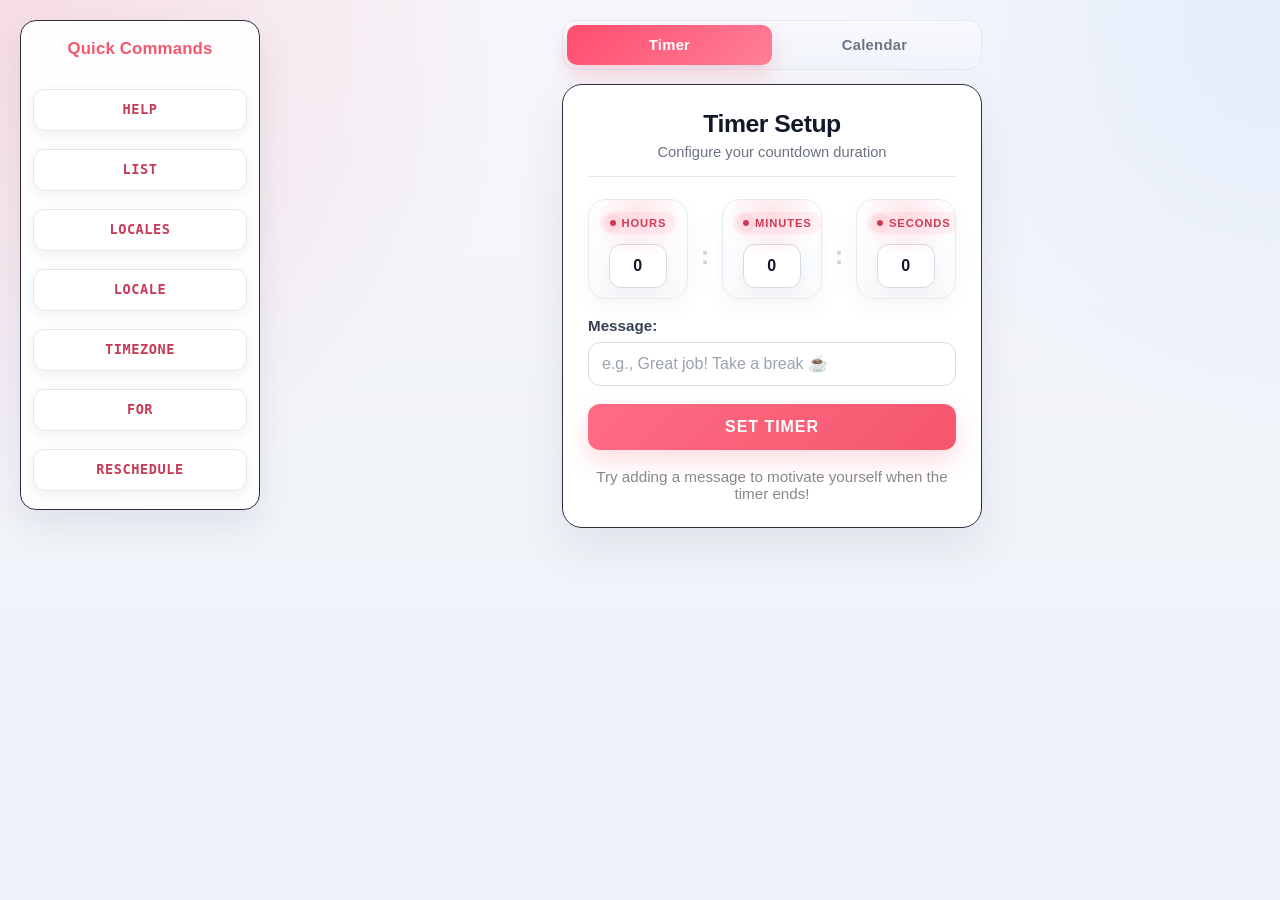
<file: public/widgets/reminder-widget.html>
<!DOCTYPE html>
<html lang="en">
<head>
    <meta charset="UTF-8">
    <meta name="viewport" content="width=device-width, initial-scale=1.0">
    <title>Reminder Widget</title>
    <style>
        * {
            margin: 0;
            padding: 0;
            box-sizing: border-box;
        }

        body {
            font-family: 'Segoe UI', Tahoma, Geneva, Verdana, sans-serif;
            background:
                radial-gradient(circle at top left, rgba(255, 77, 109, 0.16), transparent 34%),
                radial-gradient(circle at top right, rgba(96, 165, 250, 0.12), transparent 28%),
                linear-gradient(180deg, #f6f7fb 0%, #edf1f8 100%);
            min-height: 100vh;
            padding: 20px;
            color: #111827;
        }

        :root {
            --brand:     #ff4d6d;
            --brand-2:   #ff85a1;
            --bg:        #0f0f12;
            --surface:   #18181f;
            --surface-2: #22222c;
            --border:    #2e2e3a;
            --text:      #f0f0f5;
            --muted:     #7a7a95;
            --success:   #34d399;
            --error:     #f87171;
            --info:      #60a5fa;
            --radius:    16px;
            --mono:      'DM Mono', monospace;
            --sans:      'DM Sans', sans-serif;
            --transition: 0.2s cubic-bezier(.4,0,.2,1);
        }

        .timer-card, .widget-container, .reminder-card, .sidebar {
            background: rgba(255, 255, 255, 0.92);
            backdrop-filter: blur(10px);
            border: 1.5px solid var(--border);
            border-radius: var(--radius);
            box-shadow: 0 18px 45px rgba(15, 23, 42, 0.08);
            padding: 28px 28px 22px 28px;
            margin-bottom: 0;
        }

        .widget-container {
            background: rgba(255, 255, 255, 0.96);
            border-radius: 20px;
            box-shadow: 0 18px 48px rgba(15, 23, 42, 0.08);
            padding: 25px;
            max-width: 420px;
            margin: 0 auto;
        }

        .widget-header {
            text-align: center;
            margin-bottom: 22px;
            border-bottom: 1px solid #e7eaf2;
            padding-bottom: 16px;
        }

        .widget-header h2 {
            font-size: 1.55rem;
            color: #111827;
            margin-bottom: 6px;
            letter-spacing: -0.02em;
        }

        .widget-header .icon {
            font-size: 2.5rem;
            margin-bottom: 10px;
        }

        .widget-header p {
            color: #6b7280;
            font-size: 0.92rem;
        }

        .form-group {
            margin-bottom: 18px;
        }

        label {
            display: block;
            font-size: 0.95rem;
            font-weight: 600;
            color: #374151;
            margin-bottom: 8px;
        }

        .time-input-group {
            display: flex;
            gap: 10px;
        }

        input[type="number"],
        input[type="text"],
        select,
        textarea {
            width: 100%;
            padding: 12px 13px;
            border: 1.5px solid #d7dbe7;
            border-radius: 12px;
            font-size: 1rem;
            font-family: inherit;
            transition: border-color 0.2s ease, box-shadow 0.2s ease, background-color 0.2s ease;
            background: #fff;
            color: #111827;
        }

        input[type="number"],
        select {
            width: auto;
        }

        input:focus,
        select:focus,
        textarea:focus {
            outline: none;
            border-color: #ff6b86;
            background-color: #fff;
            box-shadow: 0 0 0 4px rgba(255, 77, 109, 0.12);
        }

        input[type="text"]::placeholder,
        textarea::placeholder {
            color: #9ca3af;
        }

        textarea {
            resize: vertical;
            min-height: 80px;
        }

        .unit-select {
            flex: 0 0 auto;
            min-width: 100px;
        }

        button {
            width: 100%;
            padding: 14px 16px;
            border: none;
            border-radius: 12px;
            font-size: 1rem;
            font-weight: 600;
            cursor: pointer;
            transition: transform 0.18s ease, box-shadow 0.18s ease, background 0.18s ease, border-color 0.18s ease;
            text-transform: uppercase;
            letter-spacing: 0.06em;
            background: linear-gradient(135deg, #f093fb 0%, #f5576c 100%);
            color: white;
            margin-top: 10px;
            box-shadow: 0 10px 24px rgba(245, 87, 108, 0.22);
        }

        button:hover {
            transform: translateY(-2px);
            box-shadow: 0 14px 28px rgba(245, 87, 108, 0.24);
        }

        button:active {
            transform: translateY(0);
        }

        button:disabled {
            opacity: 0.6;
            cursor: not-allowed;
            transform: none;
        }

        button:focus-visible,
        .calendar-day-btn:focus-visible,
        .calendar-month-button:focus-visible,
        .calendar-popup-close:focus-visible,
        .calendar-popup-clear:focus-visible,
        .calendar-popup-action:focus-visible,
        .timer-adjust-btn:focus-visible,
        .cmd-btn:focus-visible {
            outline: none;
            box-shadow: 0 0 0 4px rgba(255, 77, 109, 0.18);
        }

        .status-message {
            padding: 12px;
            border-radius: 12px;
            font-size: 0.9rem;
            margin-top: 15px;
            display: none;
            animation: slideIn 0.3s ease;
        }

        .status-message.show {
            display: block;
        }

        .status-message.success {
            background: #d4edda;
            color: #155724;
            border: 1px solid #c3e6cb;
        }

        .status-message.error {
            background: #f8d7da;
            color: #721c24;
            border: 1px solid #f5c6cb;
        }

        .status-message.info {
            background: #d1ecf1;
            color: #0c5460;
            border: 1px solid #bee5eb;
        }

        .widget-status {
            background: #f8fafc;
            padding: 12px;
            border-radius: 12px;
            margin-top: 15px;
            font-size: 0.85rem;
            color: #6b7280;
        }

        .status-indicator {
            display: inline-block;
            width: 10px;
            height: 10px;
            border-radius: 50%;
            margin-right: 8px;
            vertical-align: middle;
        }

        .widget-grid {
            display: grid;
            grid-template-columns: 1fr;
            gap: 20px;
        }

        .widget-mode-switch {
            position: relative;
            display: grid;
            grid-template-columns: repeat(2, minmax(0, 1fr));
            gap: 0;
            margin: 0 auto 14px;
            max-width: 420px;
            border: 1px solid #e6e8f0;
            border-radius: 14px;
            background: linear-gradient(180deg, #f8f9fd 0%, #f1f4fb 100%);
            padding: 4px;
            box-shadow: inset 0 1px 0 rgba(255, 255, 255, 0.9);
        }

        .widget-mode-indicator {
            position: absolute;
            top: 4px;
            left: 4px;
            width: calc(50% - 4px);
            height: calc(100% - 8px);
            border-radius: 10px;
            background: linear-gradient(135deg, #ff4d6d 0%, #ff7f99 100%);
            box-shadow: 0 10px 22px rgba(245, 87, 108, 0.22);
            transform: translateX(0);
            transition: transform 0.24s cubic-bezier(.4, 0, .2, 1);
            pointer-events: none;
        }

        .widget-mode-switch[data-active-mode='calendar'] .widget-mode-indicator {
            transform: translateX(100%);
        }

        .widget-mode-button {
            position: relative;
            z-index: 1;
            margin-top: 0;
            width: 100%;
            border: none;
            background: transparent;
            color: #6f7286;
            border-radius: 10px;
            box-shadow: none;
            text-transform: none;
            letter-spacing: 0.02em;
            font-size: 0.92rem;
            font-weight: 700;
            padding: 9px 8px;
            min-height: 40px;
        }

        .widget-mode-button:hover {
            transform: none;
            box-shadow: none;
        }

        .widget-mode-button.is-active {
            color: #fff;
        }

        .widget-mode-button:focus-visible {
            outline: none;
            box-shadow: 0 0 0 3px rgba(255, 77, 109, 0.2);
        }

        .widget-container.is-hidden-by-mode {
            display: none !important;
        }

        .widget-section-title {
            font-size: 1.05rem;
            font-weight: 700;
            color: #111827;
            margin-bottom: 10px;
            letter-spacing: 0.01em;
        }

        .timer-input-grid {
            display: flex;
            align-items: stretch;
            gap: 10px;
            flex-wrap: nowrap;
        }

        .timer-step-card {
            position: relative;
            overflow: hidden;
            background: linear-gradient(180deg, #ffffff 0%, #f8fafc 100%);
            border: 1px solid #e5e9f2;
            border-radius: 18px;
            padding: 12px 10px 10px;
            text-align: center;
            box-shadow: 0 8px 22px rgba(15, 23, 42, 0.04);
            flex: 1 1 0;
            min-width: 0;
        }

        .timer-step-card::before {
            content: '';
            position: absolute;
            inset: -20% -10% auto;
            height: 72px;
            background: radial-gradient(circle, rgba(255, 77, 109, 0.14) 0%, rgba(255, 77, 109, 0) 68%);
            pointer-events: none;
        }

        .timer-step-card label {
            margin-bottom: 8px;
            font-size: 0.78rem;
            color: #6b7280;
            text-transform: uppercase;
            letter-spacing: 0.08em;
        }

        .timer-number-input {
            width: 100%;
            margin: 0;
            text-align: center;
            font-size: 1.35rem;
            font-weight: 700;
            letter-spacing: 0.04em;
            padding: 13px 10px;
            border-radius: 16px;
            border: 1px solid #e1e6f0;
            background:
                linear-gradient(180deg, rgba(255,255,255,0.96) 0%, rgba(255,255,255,0.88) 100%),
                radial-gradient(circle at center, rgba(255,77,109,0.05), transparent 60%);
            box-shadow: inset 0 1px 0 rgba(255,255,255,0.9), 0 8px 18px rgba(15, 23, 42, 0.04);
            appearance: textfield;
            -moz-appearance: textfield;
        }

        .timer-number-input::-webkit-outer-spin-button,
        .timer-number-input::-webkit-inner-spin-button {
            -webkit-appearance: none;
            margin: 0;
        }

        .timer-time-separator {
            display: grid;
            place-items: center;
            align-self: center;
            width: 14px;
            color: #cbd5e1;
            font-size: 1.6rem;
            font-weight: 700;
            line-height: 1;
            margin-top: 14px;
        }

        .timer-field-flag {
            display: inline-flex;
            align-items: center;
            justify-content: center;
            gap: 6px;
            min-width: 74px;
            margin-bottom: 10px;
            padding: 5px 10px;
            border-radius: 999px;
            font-size: 0.7rem;
            font-weight: 700;
            letter-spacing: 0.08em;
            text-transform: uppercase;
            color: #c83a56;
            background: #fff1f4;
        }

        .timer-field-flag::before {
            content: '';
            width: 6px;
            height: 6px;
            border-radius: 999px;
            background: currentColor;
            box-shadow: 0 0 0 6px rgba(255, 77, 109, 0.08);
        }

        .timer-summary {
            display: grid;
            gap: 12px;
            background: linear-gradient(180deg, #fff7f9 0%, #fff 100%);
            border: 1px solid #ffd8e0;
            border-radius: 20px;
            padding: 16px;
            margin-top: 6px;
        }

        .timer-summary-row {
            display: flex;
            align-items: center;
            justify-content: space-between;
            gap: 12px;
            flex-wrap: wrap;
        }

        .timer-summary-label {
            font-size: 0.8rem;
            text-transform: uppercase;
            letter-spacing: 0.08em;
            color: #8a8aa0;
            font-weight: 700;
        }

        .timer-summary-value {
            font-size: 0.95rem;
            font-weight: 700;
            color: #111827;
        }

        #timerLiveCountdown {
            font-size: 2.1rem;
            font-weight: 700;
            line-height: 1;
            color: #e74768;
            font-family: var(--mono);
            letter-spacing: 0.03em;
        }

        .timer-clock-wrap {
            display: flex;
            flex-direction: column;
            align-items: center;
            gap: 14px;
            margin-top: 2px;
        }

        .timer-clock-face {
            --progress: 0;
            width: 210px;
            height: 210px;
            border-radius: 50%;
            display: grid;
            place-items: center;
            background:
                radial-gradient(circle at center, #fff 65%, transparent 66%),
                conic-gradient(#ff4d6d calc(var(--progress) * 1%), #edf1f7 0);
            border: 1px solid #e8d9e0;
            box-shadow: 0 18px 32px rgba(245, 87, 108, 0.14);
            animation: pulseHalo 6s ease-in-out infinite;
        }

        .timer-clock-center {
            text-align: center;
            display: grid;
            gap: 6px;
        }

        .timer-clock-center::before {
            content: '';
            position: absolute;
            width: 150px;
            height: 150px;
            border-radius: 50%;
            border: 1px solid rgba(255, 77, 109, 0.08);
            opacity: 0.65;
            pointer-events: none;
            animation: softOrbit 8s linear infinite;
        }

        #timerLiveCountdown {
            font-size: 2.1rem;
            font-weight: 700;
            line-height: 1;
            color: #e74768;
            font-family: var(--mono);
            letter-spacing: 0.03em;
        }

        .timer-clock-label {
            font-size: 0.72rem;
            text-transform: uppercase;
            letter-spacing: 0.08em;
            color: #8a8aa0;
            font-weight: 700;
        }

        #timerEndAt {
            font-size: 0.85rem;
            color: #76768f;
            font-weight: 600;
            text-align: center;
        }

        .timer-actions {
            display: flex;
            gap: 10px;
            flex-wrap: wrap;
        }

        .timer-actions button {
            margin-top: 0;
            flex: 1 1 180px;
        }

        .timer-primary-btn {
            background: linear-gradient(135deg, #ff6b86 0%, #f5576c 100%);
        }

        .timer-secondary-btn {
            background: #fff;
            color: #d94663;
            border: 1px solid #ffd2dc;
            box-shadow: none;
        }

        .timer-secondary-btn:hover {
            background: #fff7f9;
            box-shadow: 0 10px 20px rgba(245, 87, 108, 0.12);
        }

        @keyframes pulseHalo {
            0%, 100% { transform: scale(1); box-shadow: 0 18px 32px rgba(245, 87, 108, 0.14); }
            50% { transform: scale(1.01); box-shadow: 0 20px 38px rgba(245, 87, 108, 0.18); }
        }

        @keyframes softOrbit {
            from { transform: rotate(0deg); }
            to { transform: rotate(360deg); }
        }

        .calendar-popup {
            position: fixed;
            right: 16px;
            bottom: 16px;
            width: min(360px, calc(100vw - 24px));
            background: rgba(255, 255, 255, 0.96);
            border: 1px solid rgba(230, 230, 239, 0.9);
            border-radius: 16px;
            box-shadow: 0 18px 42px rgba(15, 23, 42, 0.16);
            padding: 14px;
            z-index: 1000;
            display: none;
            backdrop-filter: blur(12px);
        }

        .calendar-popup-header {
            display: flex;
            align-items: center;
            justify-content: space-between;
            gap: 8px;
            margin-bottom: 8px;
        }

        .calendar-popup-header-actions {
            display: flex;
            align-items: center;
            gap: 8px;
            margin-left: auto;
        }

        .calendar-popup-title {
            flex: 1;
            font-size: 0.95rem;
            font-weight: 700;
            color: #111827;
        }

        .calendar-popup-close {
            border: 1px solid #ddd;
            background: #fff;
            border-radius: 8px;
            width: 28px;
            height: 28px;
            margin: 0;
            padding: 0;
            color: #6b7280;
            cursor: pointer;
            font-size: 1rem;
            line-height: 1;
        }

        .calendar-popup-clear {
            width: auto;
            margin-top: 0;
            padding: 0 10px;
            height: 28px;
            border: 1px solid #ffd5de;
            border-radius: 6px;
            background: #fff7f9;
            color: #c23d59;
            font-size: 0.72rem;
            font-weight: 700;
            letter-spacing: 0.03em;
            text-transform: uppercase;
            box-shadow: none;
        }

        .calendar-popup-clear:hover {
            transform: translateY(-1px);
            box-shadow: 0 6px 14px rgba(245, 87, 108, 0.12);
        }

        .calendar-popup-list {
            list-style: none;
            margin: 0;
            padding: 0;
            max-height: 260px;
            overflow: auto;
        }

        .calendar-popup-item {
            list-style: none;
            margin-bottom: 8px;
            padding: 10px 12px;
            border: 1px solid #e8e9f2;
            border-radius: 14px;
            background: linear-gradient(180deg, #ffffff 0%, #fafafe 100%);
        }

        .calendar-popup-item-top {
            display: flex;
            align-items: center;
            justify-content: space-between;
            gap: 10px;
        }

        .calendar-popup-item-message {
            font-size: 0.95rem;
            font-weight: 700;
            color: #111827;
            overflow: hidden;
            text-overflow: ellipsis;
            white-space: nowrap;
        }

        .calendar-popup-item-badge {
            flex: 0 0 auto;
            font-size: 0.72rem;
            font-weight: 700;
            letter-spacing: 0.04em;
            text-transform: uppercase;
            color: #f5576c;
            background: #fff1f4;
            border: 1px solid #ffd5de;
            border-radius: 999px;
            padding: 3px 8px;
        }

        .calendar-popup-item-meta {
            display: flex;
            align-items: center;
            justify-content: space-between;
            gap: 10px;
            margin-top: 8px;
            font-size: 0.78rem;
            color: #666;
        }

        .calendar-popup-item-actions {
            display: flex;
            gap: 8px;
            margin-top: 10px;
        }

        .calendar-popup-action {
            width: auto;
            flex: 1;
            margin-top: 0;
            padding: 8px 10px;
            border-radius: 8px;
            border: 1px solid #ffd5de;
            background: #fff;
            color: #f5576c;
            font-size: 0.75rem;
            font-weight: 700;
            letter-spacing: 0.03em;
            text-transform: uppercase;
            box-shadow: none;
        }

        .calendar-popup-action:hover {
            transform: translateY(-1px);
            box-shadow: 0 6px 14px rgba(245, 87, 108, 0.12);
        }

        .calendar-popup-action.secondary {
            border-color: #e7e7ef;
            color: #666;
        }

        .calendar-popup-action.secondary:hover {
            border-color: #f1b9c5;
            color: #c23d59;
            background: #fff7f9;
        }

        .calendar-popup-item-countdown {
            font-family: monospace;
            color: #f5576c;
            font-size: 1rem;
            font-weight: 700;
        }

        .calendar-confirm-dialog {
            position: fixed;
            inset: 0;
            display: none;
            align-items: center;
            justify-content: center;
            z-index: 2000;
            padding: 20px;
        }

        .calendar-confirm-dialog.is-open {
            display: flex;
        }

        .calendar-confirm-backdrop {
            position: absolute;
            inset: 0;
            background: rgba(15, 23, 42, 0.42);
            backdrop-filter: blur(8px);
        }

        .calendar-confirm-panel {
            position: relative;
            width: min(100%, 380px);
            background: #fff;
            border-radius: 20px;
            border: 1px solid rgba(231, 233, 242, 0.96);
            box-shadow: 0 24px 60px rgba(15, 23, 42, 0.24);
            padding: 18px;
        }

        .calendar-confirm-label {
            display: inline-flex;
            align-items: center;
            gap: 6px;
            font-size: 0.72rem;
            font-weight: 800;
            letter-spacing: 0.08em;
            text-transform: uppercase;
            color: #c23d59;
            background: #fff1f4;
            border: 1px solid #ffd5de;
            border-radius: 999px;
            padding: 4px 10px;
            margin-bottom: 12px;
        }

        .calendar-confirm-title {
            font-size: 1.05rem;
            font-weight: 800;
            color: #111827;
            margin-bottom: 8px;
        }

        .calendar-confirm-message {
            color: #5f6475;
            font-size: 0.95rem;
            line-height: 1.5;
        }

        .calendar-confirm-actions {
            display: flex;
            gap: 10px;
            margin-top: 18px;
        }

        .calendar-confirm-actions button {
            width: 100%;
            margin-top: 0;
            box-shadow: none;
            text-transform: none;
            letter-spacing: 0.02em;
        }

        .calendar-confirm-cancel {
            background: #fff;
            color: #4b5563;
            border: 1px solid #d8ddea;
        }

        .calendar-confirm-cancel:hover {
            background: #f8fafc;
            box-shadow: none;
        }

        .calendar-card-shell {
            display: flex;
            flex-direction: column;
            gap: 12px;
        }

        .calendar-monthbar {
            display: flex;
            align-items: center;
            justify-content: space-between;
            gap: 12px;
            margin-bottom: 8px;
        }

        .calendar-month-button {
            width: 36px;
            height: 36px;
            border-radius: 12px;
            border: 1px solid #e7e7ef;
            background: #fff;
            color: #f5576c;
            margin: 0;
            padding: 0;
            box-shadow: none;
        }

        .calendar-month-button:hover {
            transform: translateY(-1px);
            box-shadow: 0 6px 16px rgba(245, 87, 108, 0.12);
        }

        .calendar-month-label {
            flex: 1;
            text-align: center;
            font-weight: 700;
            font-size: 1.03rem;
            color: #111827;
            line-height: 1;
        }

        .calendar-grid {
            width: 100%;
            border-collapse: separate;
            border-spacing: 6px;
            margin-bottom: 6px;
        }

        .calendar-grid th {
            font-size: 0.72rem;
            font-weight: 700;
            color: #7a7a95;
            text-transform: uppercase;
            letter-spacing: 0.05em;
            padding: 0;
        }

        .calendar-day-cell {
            padding: 0;
            position: relative;
        }

        .calendar-day-btn {
            width: 100%;
            aspect-ratio: 1 / 1;
            min-height: 44px;
            border: 1px solid #ececf4;
            background: #f8f9fd;
            color: #2b2b32;
            border-radius: 14px;
            font-weight: 700;
            cursor: pointer;
            transition: transform 0.15s ease, background 0.15s ease, color 0.15s ease, border-color 0.15s ease;
            outline: none;
            position: relative;
            margin: 0;
            padding: 0;
            box-shadow: none;
        }

        .calendar-day-btn:hover {
            transform: translateY(-1px);
            border-color: #ffc3d0;
            background: #fff7f9;
        }

        .calendar-day-btn.is-today {
            box-shadow: inset 0 0 0 2px rgba(255, 77, 109, 0.32), 0 0 0 3px rgba(255, 77, 109, 0.08);
            background: linear-gradient(180deg, #fff 0%, #fff4f7 100%);
        }

        .calendar-day-btn.is-past {
            opacity: 0.42;
            background: #f4f5f8;
            color: #8f94a6;
            cursor: not-allowed;
            transform: none;
            border-style: dashed;
        }

        .calendar-day-btn.is-past:hover {
            transform: none;
            border-color: #ececf4;
            background: #f4f5f8;
        }

        .calendar-day-btn.selected,
        .calendar-day-btn.is-selected {
            background: linear-gradient(135deg, #ff4d6d 0%, #ff6b86 100%);
            color: #fff;
            border-color: #ff4d6d;
            box-shadow: 0 10px 18px rgba(255, 77, 109, 0.18);
        }

        .calendar-day-btn.is-today.is-selected {
            box-shadow: 0 10px 20px rgba(255, 77, 109, 0.24);
        }

        .calendar-selected-strip {
            display: flex;
            flex-direction: column;
            align-items: flex-start;
            gap: 4px;
            padding: 2px 2px 10px;
            border-bottom: 1px solid #ececf4;
        }

        .calendar-selected-kicker {
            font-size: 0.72rem;
            font-weight: 700;
            letter-spacing: 0.09em;
            text-transform: uppercase;
            color: #8a8aa0;
        }

        .calendar-selected-value {
            font-weight: 700;
            color: #111827;
            line-height: 1.3;
        }

        .calendar-selected-meta {
            font-size: 0.82rem;
            color: #8a8aa0;
        }

        .calendar-form-stack {
            display: grid;
            gap: 12px;
        }

        .calendar-time-stack {
            display: grid;
            gap: 8px;
        }

        .calendar-time-strip {
            display: grid;
            grid-template-columns: minmax(74px, 1fr) auto minmax(74px, 1fr) minmax(86px, 1.1fr);
            gap: 8px;
            align-items: stretch;
        }

        .calendar-time-divider {
            align-self: center;
            justify-self: center;
            color: #c4c7d6;
            font-size: 1.15rem;
            font-weight: 700;
            line-height: 1;
            padding-top: 16px;
        }

        .calendar-time-field {
            display: flex;
            flex-direction: column;
            gap: 6px;
        }

        .calendar-time-field select,
        .calendar-message-field textarea {
            width: 100%;
            border-radius: 12px;
            border: 1.5px solid #d7dbe7;
            background: #fff;
            color: #111827;
            padding: 12px 13px;
            font-size: 1rem;
            box-shadow: none;
        }

        .calendar-time-field select {
            min-height: 46px;
            appearance: none;
            -webkit-appearance: none;
            -moz-appearance: none;
            background-image: linear-gradient(45deg, transparent 50%, #f5576c 50%), linear-gradient(135deg, #f5576c 50%, transparent 50%);
            background-position: calc(100% - 16px) calc(50% - 3px), calc(100% - 10px) calc(50% - 3px);
            background-size: 6px 6px, 6px 6px;
            background-repeat: no-repeat;
            padding-right: 34px;
        }

        .calendar-time-field select:focus-visible,
        .calendar-message-field textarea:focus-visible {
            outline: none;
            border-color: #ff6b86;
            box-shadow: 0 0 0 4px rgba(255, 77, 109, 0.12);
        }

        .calendar-message-field textarea {
            resize: vertical;
            min-height: 96px;
            line-height: 1.5;
        }

        .calendar-form-actions button {
            width: 100%;
        }

        .calendar-hint {
            font-size: 0.82rem;
            color: #8b8b9b;
            margin-top: -2px;
        }

        .status-indicator.connected {
            background-color: #28a745;
        }

        .status-indicator.disconnected {
            background-color: #dc3545;
        }

        @keyframes slideIn {
            from {
                opacity: 0;
                transform: translateY(-10px);
            }
            to {
                opacity: 1;
                transform: translateY(0);
            }
        }

        @media (max-width: 500px) {
            .widget-container {
                padding: 15px;
            }

            .widget-header h2 {
                font-size: 1.4rem;
            }

            .timer-input-grid {
                gap: 8px;
            }

            .timer-step-card {
                padding: 12px 10px 10px;
            }

            .timer-time-separator {
                width: 10px;
                font-size: 1.35rem;
                margin-top: 12px;
            }

            .timer-clock-face {
                width: 180px;
                height: 180px;
            }

            #timerLiveCountdown {
                font-size: 1.8rem;
            }

            .timer-number-input {
                max-width: 100%;
                font-size: 1.05rem;
            }

            .timer-actions button {
                flex-basis: 100%;
            }

            button {
                padding: 12px;
                font-size: 0.9rem;
            }

            .calendar-form-stack {
                grid-template-columns: 1fr;
            }

            .calendar-grid {
                border-spacing: 7px;
            }

            .calendar-day-btn {
                min-height: 46px;
                border-radius: 12px;
            }

            .calendar-time-strip {
                grid-template-columns: minmax(64px, 1fr) auto minmax(64px, 1fr) minmax(78px, 0.95fr);
                gap: 6px;
            }

            .calendar-time-divider {
                padding-top: 14px;
            }

            .calendar-popup {
                left: 12px;
                right: 12px;
                bottom: 12px;
                width: auto;
            }
        }
    </style>
</head>
<body>
        <div class="main-layout">
            <!-- Sidebar with Quick Commands -->
            <aside class="sidebar">
                <div class="sidebar-header">Quick Commands</div>
                <div id="commandButtons" class="sidebar-commands">
                    <button type="button" class="cmd-btn" data-cmd="!remind help">Help</button>
                    <button type="button" class="cmd-btn" data-cmd="!remind list">List</button>
                    <button type="button" class="cmd-btn" data-cmd="!remind locales">Locales</button>
                    <button type="button" class="cmd-btn" data-cmd="!remind locale">Locale</button>
                    <button type="button" class="cmd-btn" data-cmd="!remind timezone">Timezone</button>
                    <button type="button" class="cmd-btn" data-cmd="!remind for">For</button>
                    <button type="button" class="cmd-btn" data-cmd="!remind reschedule">Reschedule</button>
                </div>
            </aside>
            <div class="widget-column">
                <div id="widgetModeSwitch" class="widget-mode-switch" role="tablist" aria-label="Widget mode" data-active-mode="timer">
                    <span class="widget-mode-indicator" aria-hidden="true"></span>
                    <button type="button" id="widgetModeTimerBtn" class="widget-mode-button is-active" data-mode="timer" role="tab" aria-selected="true" aria-controls="timerSetupPanel">Timer</button>
                    <button type="button" id="widgetModeCalendarBtn" class="widget-mode-button" data-mode="calendar" role="tab" aria-selected="false" aria-controls="calendarPanel">Calendar</button>
                </div>
                <div class="widget-grid">
                    <!-- TIMER SETUP WIDGET -->
                    <div class="widget-container" id="timerSetupPanel" data-mode-panel="timer">
                        <div class="widget-header">
                            <h2>Timer Setup</h2>
                            <p>Configure your countdown duration</p>
                        </div>
                        <form id="timerForm">
                            <div class="form-group timer-input-grid" id="timerInputGroup">
                                <div class="timer-step-card">
                                    <span class="timer-field-flag">Hours</span>
                                    <input type="number" id="timerHours" name="timerHours" class="timer-number-input" value="0" min="0" max="23" step="1" inputmode="numeric" aria-label="Hours" />
                                </div>
                                <span class="timer-time-separator" aria-hidden="true">:</span>
                                <div class="timer-step-card">
                                    <span class="timer-field-flag">Minutes</span>
                                    <input type="number" id="timerMinutes" name="timerMinutes" class="timer-number-input" value="0" min="0" max="59" step="1" inputmode="numeric" aria-label="Minutes" />
                                </div>
                                <span class="timer-time-separator" aria-hidden="true">:</span>
                                <div class="timer-step-card">
                                    <span class="timer-field-flag">Seconds</span>
                                    <input type="number" id="timerSeconds" name="timerSeconds" class="timer-number-input" value="0" min="0" max="59" step="1" inputmode="numeric" aria-label="Seconds" />
                                </div>
                            </div>
                            <div class="form-group">
                                <label for="timerMessage">Message:</label>
                                <input type="text" id="timerMessage" name="timerMessage" placeholder="e.g., Great job! Take a break ☕" maxlength="120" style="width:100%;" />
                            </div>
                            <div class="form-group timer-actions" id="timerSetBtnGroup">
                                <button type="button" id="setTimerBtn" class="timer-primary-btn">Set Timer</button>
                            </div>
                        </form>
                        <div style="text-align:center; color:#888; font-size:0.95em; margin-top:10px;">Try adding a message to motivate yourself when the timer ends!</div>
                    </div>

                    <!-- COUNTDOWN WIDGET -->
                    <div class="widget-container" id="timerCountdownPanel" data-mode-panel="timer" style="display:none;">
                        <div class="widget-header">
                            <h2>Countdown</h2>
                            <p>Simple clock-style countdown</p>
                        </div>
                        <div class="form-group timer-summary" id="timerCountdownGroup" style="display:none;">
                            <div class="timer-clock-wrap">
                                <div class="timer-clock-face" id="timerClockFace" style="--progress: 0;">
                                    <div class="timer-clock-center">
                                        <div id="timerLiveCountdown">00:00:00</div>
                                        <div class="timer-clock-label">Remaining</div>
                                    </div>
                                </div>
                                <div id="timerEndAt">Ends at --:--</div>
                            </div>
                            <div class="timer-actions">
                                <button type="button" id="resetTimerBtn" class="timer-secondary-btn">Reset</button>
                            </div>
                        </div>
                    </div>

                    <!-- SCHEDULED REMINDER WIDGET (Calendar Style) -->
                    <div class="widget-container" id="calendarPanel" data-mode-panel="calendar">
                        <div class="widget-header">
                            <h2>Calendar Reminder</h2>
                            <p>Pick a date and open a live countdown</p>
                        </div>
                        <div id="calendarReminder" class="calendar-card-shell">
                            <div id="calendarNav" class="calendar-monthbar">
                                <button type="button" id="prevMonth" class="calendar-month-button">&#8592;</button>
                                <span id="calendarMonthLabel" class="calendar-month-label"></span>
                                <button type="button" id="nextMonth" class="calendar-month-button">&#8594;</button>
                            </div>
                            <table id="calendarTable" class="calendar-grid"></table>
                            <form id="calendarReminderForm">
                                <div class="calendar-selected-strip">
                                    <span class="calendar-selected-kicker">Confirmation</span>
                                    <span id="calendarSelectedDateValue" class="calendar-selected-value">Select a date to get started.</span>
                                    <span id="calendarSelectedDateMeta" class="calendar-selected-meta">Pick a future day to continue.</span>
                                </div>
                                <input type="hidden" id="calendarSelectedDate" name="calendarSelectedDate" required />
                                <div class="calendar-form-stack" style="margin-top:12px;">
                                    <div class="calendar-time-stack">
                                        <label>Time</label>
                                        <div class="calendar-time-strip" aria-label="Reminder time">
                                            <div class="calendar-time-field">
                                                <label for="calendarHour">Hour</label>
                                                <select id="calendarHour" name="calendarHour" required></select>
                                            </div>
                                            <span class="calendar-time-divider" aria-hidden="true">:</span>
                                            <div class="calendar-time-field">
                                                <label for="calendarMinute">Minute</label>
                                                <select id="calendarMinute" name="calendarMinute" required></select>
                                            </div>
                                            <div class="calendar-time-field">
                                                <label for="calendarPeriod">AM/PM</label>
                                                <select id="calendarPeriod" name="calendarPeriod" required></select>
                                            </div>
                                        </div>
                                    </div>
                                    <div class="calendar-message-field">
                                        <label for="calendarMessage">Message</label>
                                        <textarea id="calendarMessage" name="calendarMessage" placeholder="Check Matrix bot logs and verify API handshake." maxlength="240" rows="3" required></textarea>
                                    </div>
                                </div>
                                <div class="calendar-hint">Uses your local time. Submit to open the calendar countdown popup.</div>
                                <div class="calendar-form-actions">
                                    <button type="submit" id="calendarSetReminderBtn">Set Reminder</button>
                                </div>
                            </form>
                            <div id="calendarStatusMessage" class="status-message"></div>
                        </div>
                    </div>
                </div>
            </div>
        <!-- Calendar logic is now handled in reminder-widget-v2.js -->
            </div>
        </div>

    <div id="calendarCountdownPopup" class="calendar-popup" aria-live="polite">
        <div class="calendar-popup-header">
            <span class="calendar-popup-title">Calendar Countdown</span>
            <div class="calendar-popup-header-actions">
                <button type="button" id="calendarPopupClearBtn" class="calendar-popup-clear">Clear All</button>
                <button type="button" id="calendarPopupCloseBtn" class="calendar-popup-close">×</button>
            </div>
        </div>
        <ul id="calendarPopupList" class="calendar-popup-list"></ul>
    </div>

    <div id="calendarConfirmDialog" class="calendar-confirm-dialog" aria-hidden="true">
        <div class="calendar-confirm-backdrop" data-close-confirm="true"></div>
        <div class="calendar-confirm-panel" role="dialog" aria-modal="true" aria-labelledby="calendarConfirmTitle">
            <div class="calendar-confirm-label">Confirm</div>
            <div id="calendarConfirmTitle" class="calendar-confirm-title">Are you sure?</div>
            <div id="calendarConfirmMessage" class="calendar-confirm-message"></div>
            <div class="calendar-confirm-actions">
                <button type="button" id="calendarConfirmCancel" class="calendar-confirm-cancel">Cancel</button>
                <button type="button" id="calendarConfirmOk">Confirm</button>
            </div>
        </div>
    </div>

    <script>
    // Timer control logic
    document.addEventListener('DOMContentLoaded', function() {
        function clamp(val, min, max) { return Math.max(min, Math.min(max, val)); }

        const limits = { timerHours: [0, 23], timerMinutes: [0, 59], timerSeconds: [0, 59] };
        const inputs = {
            timerHours: document.getElementById('timerHours'),
            timerMinutes: document.getElementById('timerMinutes'),
            timerSeconds: document.getElementById('timerSeconds')
        };

        function getValue(target) {
            const input = inputs[target];
            if (!input) return 0;

            const parsed = parseInt(String(input.value).trim(), 10);
            if (Number.isNaN(parsed)) return 0;

            const [min, max] = limits[target];
            return clamp(parsed, min, max);
        }

        function setValue(target, value) {
            const input = inputs[target];
            if (!input) return 0;

            const [min, max] = limits[target];
            const bounded = clamp(Number.isFinite(value) ? value : 0, min, max);
            input.value = String(bounded);

            return bounded;
        }

        Object.keys(inputs).forEach((target) => {
            const input = inputs[target];
            if (!input) return;

            input.addEventListener('input', function() {
                const raw = String(input.value).trim();
                if (raw === '') {
                    if (target === 'timerHours') setValue(target, 0);
                    return;
                }

                const parsed = parseInt(raw, 10);
                if (Number.isNaN(parsed)) {
                    setValue(target, 0);
                    return;
                }

                setValue(target, parsed);
            });

            input.addEventListener('blur', function() {
                setValue(target, getValue(target));
            });
        });

        Object.keys(inputs).forEach((target) => setValue(target, getValue(target)));
    });
    </script>
        <style>
                .main-layout {
                    display: flex;
                    flex-wrap: wrap;
                    gap: 24px;
                    align-items: flex-start;
                    justify-content: center;
                    margin: 0 auto 32px;
                    max-width: 1240px;
                }
                .widget-column {
                    flex: 1 1 520px;
                    min-width: 0;
                }
                .sidebar {
                    flex: 0 1 240px;
                    width: clamp(180px, 24vw, 240px);
                    min-width: 180px;
                    max-width: 240px;
                    box-shadow: 0 14px 34px rgba(15, 23, 42, 0.08);
                    padding: 18px 12px 18px 12px;
                    display: flex;
                    flex-direction: column;
                    gap: 8px;
                    position: sticky;
                    top: 20px;
                }
                .sidebar-header {
                    font-weight: bold;
                    color: #f5576c;
                    margin-bottom: 12px;
                    text-align: center;
                    font-size: 1.05rem;
                    letter-spacing: 0.01em;
                }
                .sidebar-commands {
                    display: flex;
                    flex-direction: column;
                    gap: 8px;
                }
                .sidebar-commands .cmd-btn {
                    background: #ffffff;
                    color: #c83a56;
                    border: 1.5px solid #e4e7ef;
                    border-radius: 12px;
                    font-family: var(--mono);
                    font-size: 0.85rem;
                    letter-spacing: 0.04em;
                    padding: 11px 12px 11px 12px;
                    text-align: center;
                    cursor: pointer;
                    display: flex;
                    align-items: center;
                    justify-content: center;
                    gap: 8px;
                    transition: color var(--transition), border-color var(--transition), background var(--transition), transform var(--transition), box-shadow var(--transition);
                    overflow: visible;
                    white-space: normal;
                    line-height: 1.15;
                    min-height: 42px;
                    box-shadow: 0 4px 14px rgba(15, 23, 42, 0.06);
                }
                .sidebar-commands .cmd-btn:hover, .sidebar-commands .cmd-btn:focus {
                    color: #fff;
                    border-color: var(--brand);
                    background: var(--brand);
                    outline: none;
                    transform: translateY(-1px);
                }

                .cal-day.selected {
                    background: var(--brand);
                    color: #fff;
                    font-weight: 600;
                    box-shadow: 0 2px 8px 0 rgba(255,77,109,0.18);
                    border: 2px solid #fff2;
                }

                .cal-day.has-reminder::before {
                    content: '';
                    position: absolute; top: 3px; right: 3px;
                    width: 6px; height: 6px;
                    border-radius: 50%;
                    background: var(--brand-2);
                    box-shadow: 0 0 4px 1px #ff4d6d44;
                }

                .btn-primary {
                    background: var(--brand);
                    color: #fff;
                    box-shadow: 0 2px 12px 0 rgba(255,77,109,0.13);
                }
                .btn-primary:hover, .btn-primary:focus {
                    background: #e63659;
                    color: #fff;
                    transform: translateY(-1px);
                    outline: none;
                }
                .btn-primary:active { transform: translateY(0); }
                .btn-primary:disabled { opacity: 0.5; cursor: not-allowed; transform: none; }
                @media (max-width: 900px) {
                    .main-layout {
                        flex-direction: column;
                        flex-wrap: nowrap;
                        gap: 14px;
                    }
                    .sidebar {
                        width: 100%;
                        min-width: 0;
                        max-width: 100%;
                        margin-bottom: 18px;
                        border-radius: 16px;
                        box-shadow: none;
                        padding: 12px;
                        align-items: center;
                        justify-content: center;
                        position: static;
                    }
                    .sidebar-header {
                        display: none;
                    }
                    .sidebar-commands {
                        flex-direction: row;
                        flex-wrap: wrap;
                        gap: 8px;
                        width: 100%;
                        justify-content: center;
                    }
                    .sidebar-commands .cmd-btn {
                        flex: 1 1 160px;
                        min-width: 0;
                        width: 100%;
                        margin: 2px 0;
                    }

                    .widget-column {
                        width: 100%;
                    }

                    .widget-container {
                        padding: 20px 18px 18px;
                    }
                }
                @media (max-width: 600px) {
                    .sidebar {
                        padding: 10px;
                    }

                    .sidebar-commands {
                        flex-direction: column;
                        gap: 8px;
                    }

                    .sidebar-commands .cmd-btn {
                        flex: 1 1 auto;
                        width: 100%;
                        min-width: 0;
                        font-size: 0.88rem;
                        padding: 9px 12px;
                    }

                    .widget-header h2 {
                        font-size: 1.35rem;
                    }

                    .widget-container {
                        padding: 18px 16px 16px;
                    }

                    .calendar-popup {
                        left: 10px;
                        right: 10px;
                        bottom: 10px;
                        width: auto;
                    }

                    .widget-mode-switch {
                        margin-top: 2px;
                    }
                }
        </style>
    <script src="reminder-widget-v2.js"></script>
    <!-- Timer logic is now handled in reminder-widget-v2.js -->
    <style>
    /* Modern calendar input style (macOS/Microsoft inspired) */
    input[type="datetime-local"] {
        background: #f5f6fa;
        border: 1.5px solid #d1d5db;
        border-radius: 8px;
        padding: 10px 12px;
        font-size: 1rem;
        color: #333;
        box-shadow: 0 1px 2px rgba(0,0,0,0.03);
        transition: border-color 0.2s;
    }
    input[type="datetime-local"]:focus {
        border-color: #f5576c;
        background: #fff9fa;
    }
    /* Hide spinner for datetime-local on Chrome */
    input[type="datetime-local"]::-webkit-inner-spin-button,
    input[type="datetime-local"]::-webkit-calendar-picker-indicator {
        filter: invert(0.5) sepia(1) saturate(5) hue-rotate(-20deg);
    }
    </style>
</body>
</html>
</file>
